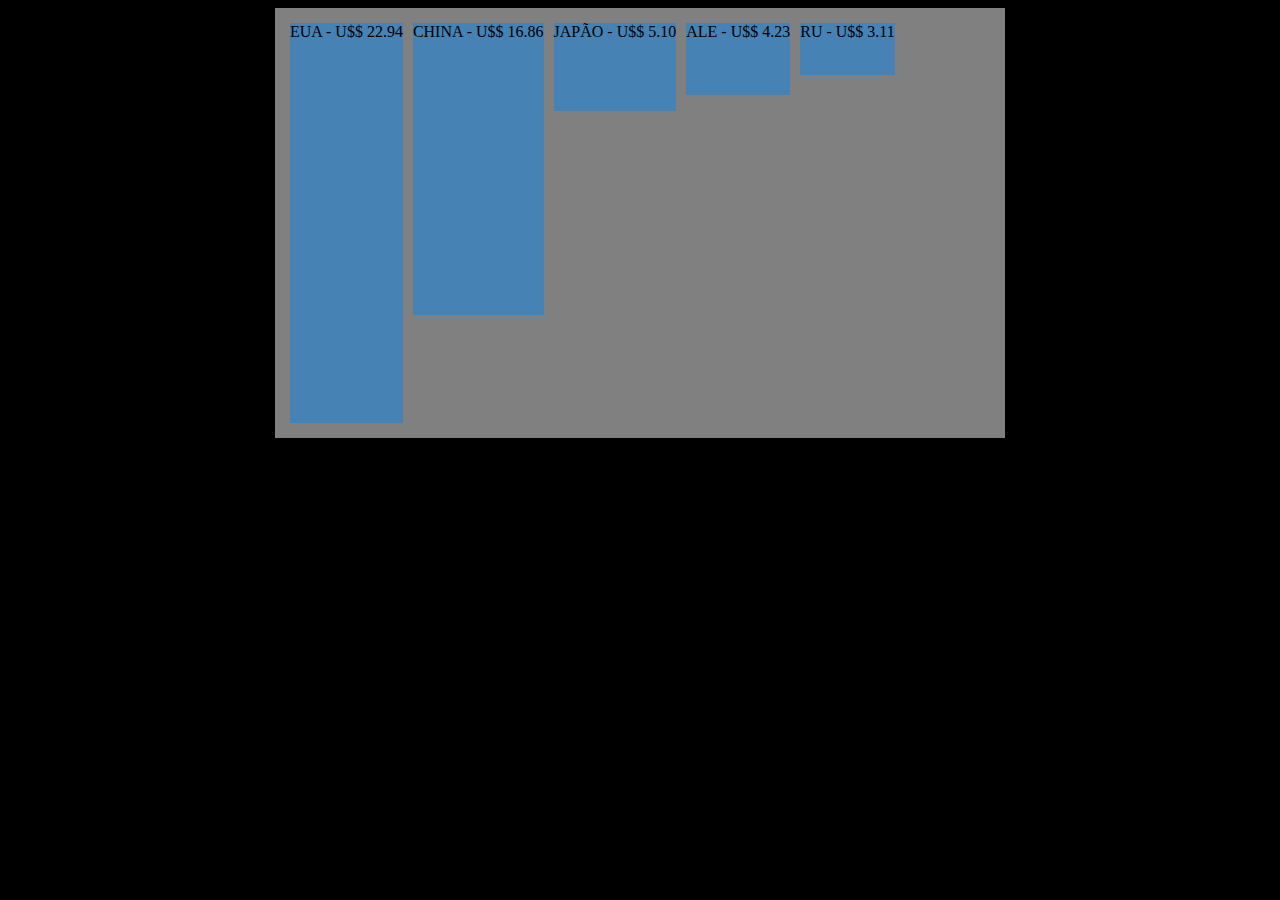
<file: index.html>
<!DOCTYPE html>
<html lang="en">
<head>
    <meta charset="UTF-8">
    <meta http-equiv="X-UA-Compatible" content="IE=edge">
    <meta name="viewport" content="width=device-width, initial-scale=1.0">
    <title>Document</title>
    <link rel="stylesheet" href="style.css">
</head>
<body>
  <div id = "container">
     <div class = 'barras eua'> EUA - U$$ 22.94</div>
     <div class = 'barras china'> CHINA - U$$ 16.86</div>
     <div class = 'barras japao'> JAPÃO - U$$ 5.10</div>
     <div class = 'barras alem'> ALE - U$$ 4.23</div>
     <div class = 'barras reino-unido'> RU - U$$ 3.11</div>
  </div>  
</body>  
</html>
</file>
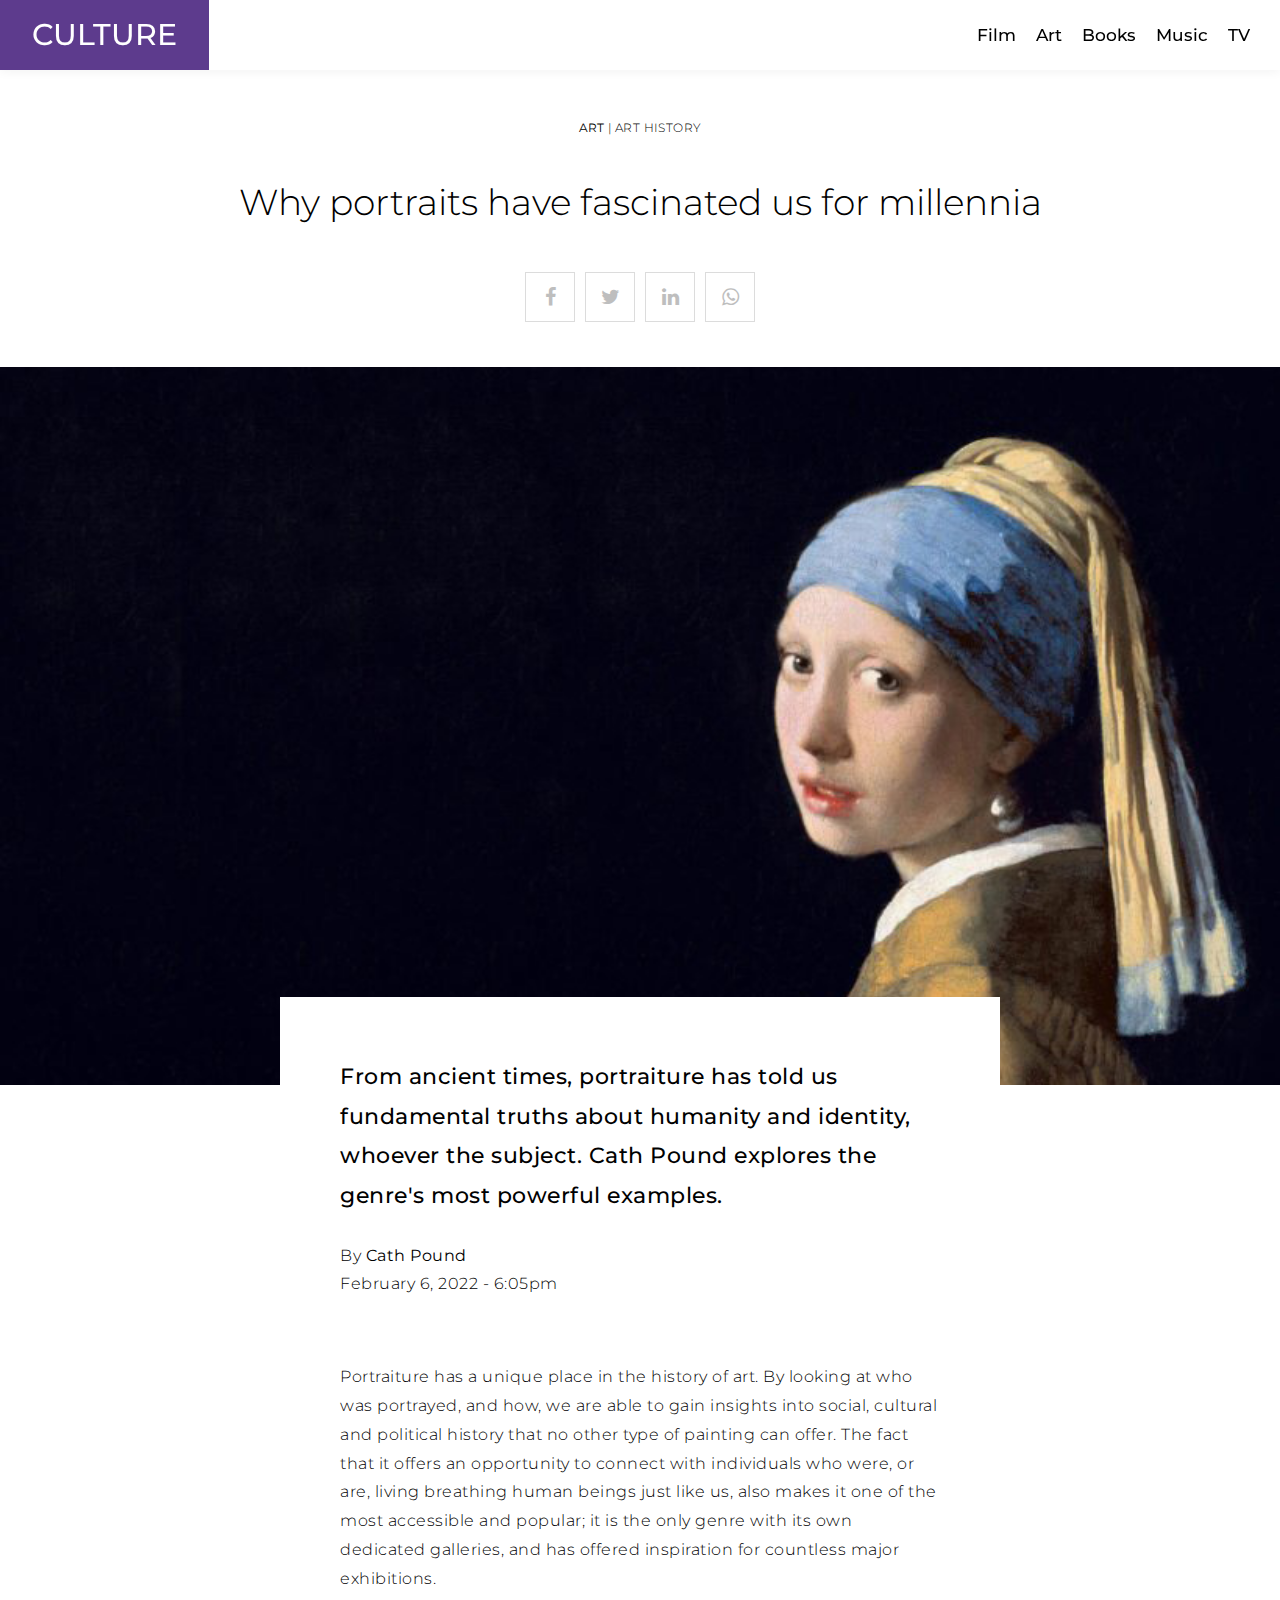
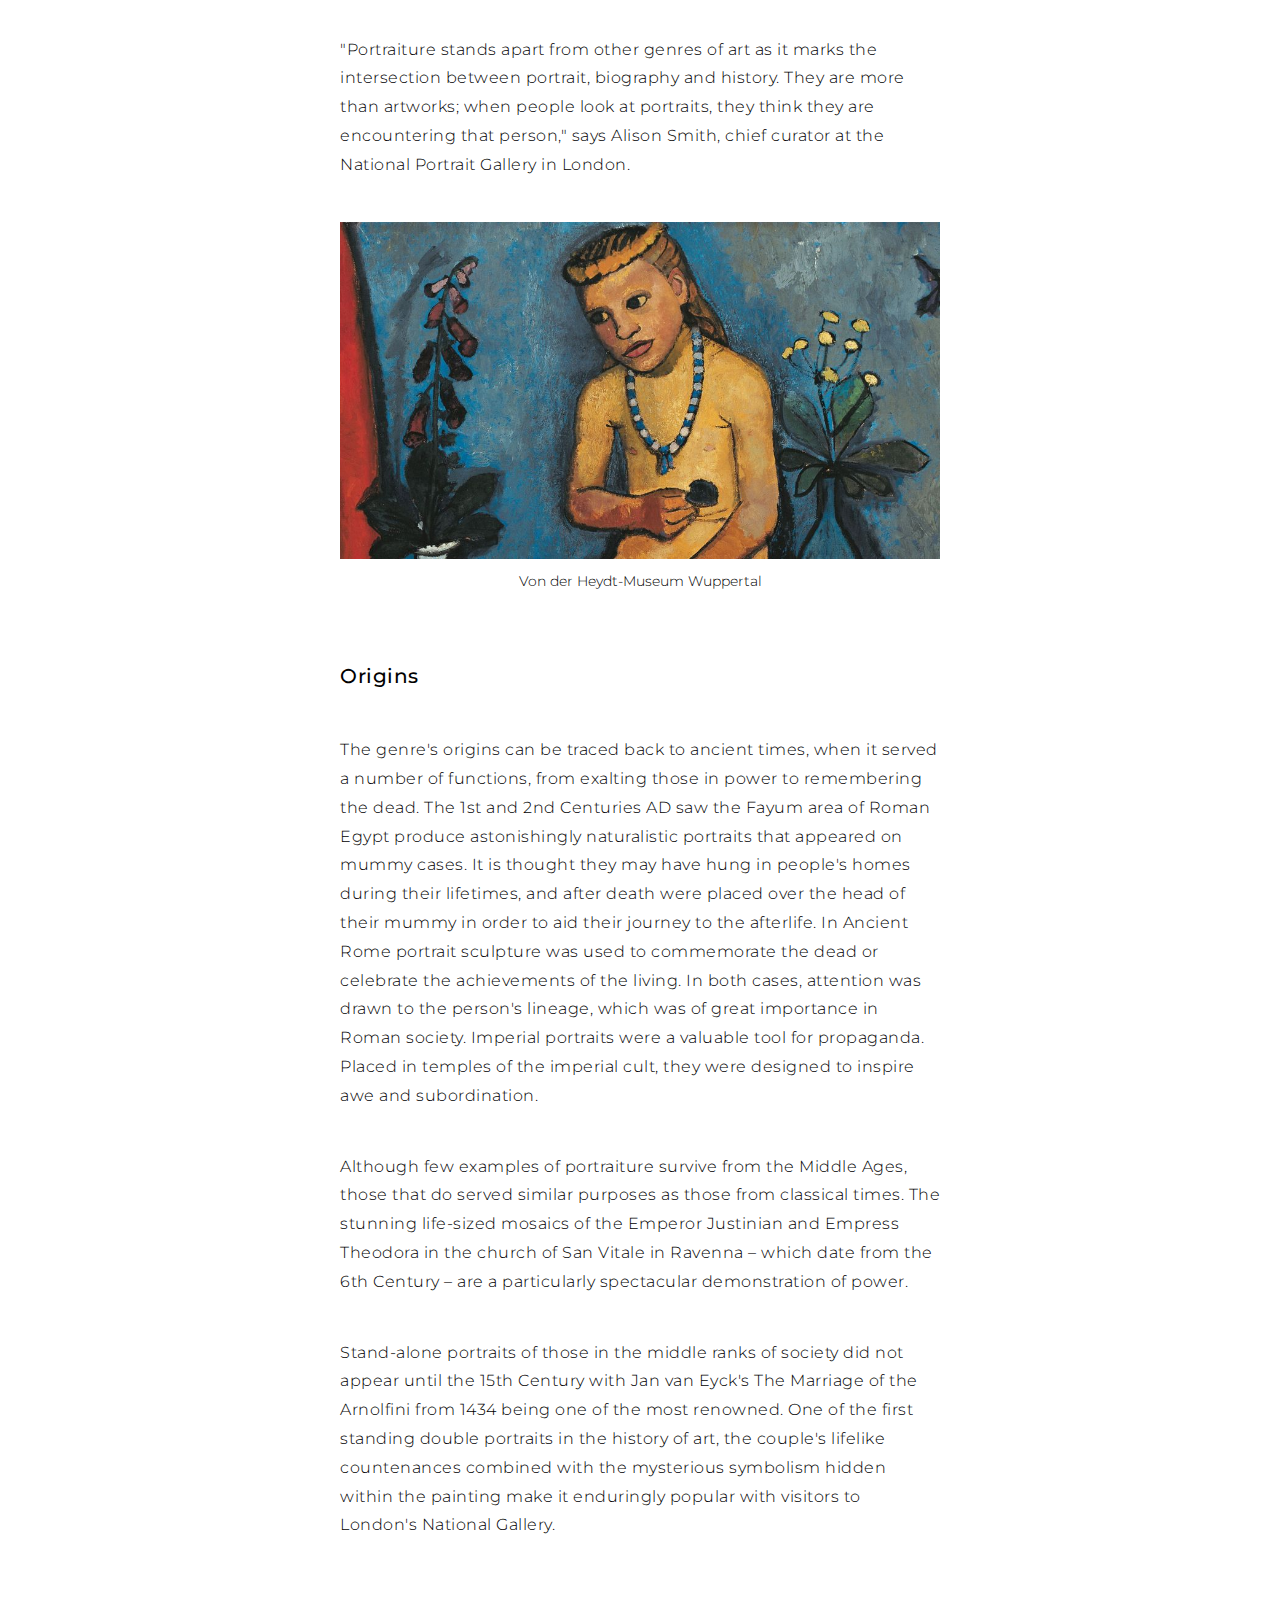
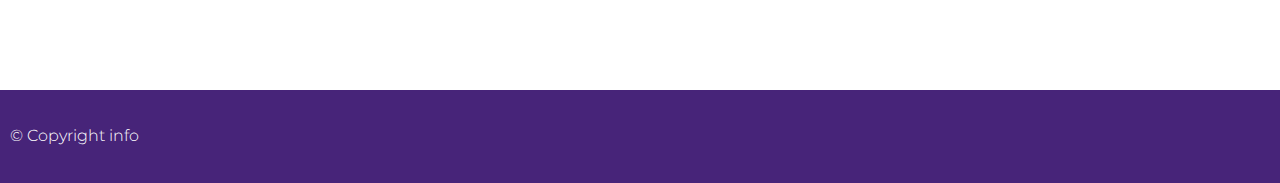
<file: ex_02/index.html>
<!DOCTYPE html>
<html>

<head>
    <title>Artigo - Exercício Aula 2</title>
    <meta charset="utf-8" />
    <meta name="viewport" content="width=device-width, initial-scale=1.0">
    <link rel="stylesheet" href="main.css" />
    <!-- FontAwesome icon library -->
    <link rel="stylesheet" href="https://cdnjs.cloudflare.com/ajax/libs/font-awesome/4.7.0/css/font-awesome.min.css">
</head>

<body>
    <main class="main">
        <header class="top">
            <nav class="top-nav">
                <a class="top-brand" href="index.html" title="Home">Culture</a>
                <div class="top-links">
                    <div>Film</div>
                    <div>Art</div>
                    <div>Books</div>
                    <div>Music</div>
                    <div>TV</div>
                </div>
            </nav>
        </header>

        <article class="article">
            <div class="article-label"><b>Art</b> | Art History</div>
            <h1 class="article-title">Why portraits have fascinated us for millennia</h1>
            <section class="article-social-icons">
                <a href="#" class="fa fa-facebook"></a>
                <a href="#" class="fa fa-twitter"></a>
                <a href="#" class="fa fa-linkedin"></a>
                <a href="#" class="fa fa-whatsapp"></a>
            </section>
            <img src="assets/girl-with-a-pearl-earing-by-vermeer.jpg" class="img-opening" />
            <section class="article-body">
                <p class="lead">From ancient times, portraiture has told us fundamental truths about humanity and identity, whoever the subject. Cath Pound explores the genre's most powerful examples.</p>
                <p class="author">By <strong>Cath Pound</strong><br/><time datetime="2022-02-06 18:05">February 6, 2022 - 6:05pm</time></p>
                <p>Portraiture has a unique place in the history of art. By looking at who was portrayed, and how, we are able to gain insights into social, cultural and political history that no other type of painting can offer. The fact that it offers
                    an opportunity to connect with individuals who were, or are, living breathing human beings just like us, also makes it one of the most accessible and popular; it is the only genre with its own dedicated galleries, and has offered inspiration
                    for countless major exhibitions.</p>
                <p>"Portraiture stands apart from other genres of art as it marks the intersection between portrait, biography and history. They are more than artworks; when people look at portraits, they think they are encountering that person," says Alison
                    Smith, chief curator at the National Portrait Gallery in London.</p>

                <figure class="img-block small">
                    <img src="assets/portrait-wuppertal.jpg" />
                    <figcaption class="img-caption">Von der Heydt-Museum Wuppertal</div>
                </figure>
                <p class="subheading">Origins</p>
                <p>The genre's origins can be traced back to ancient times, when it served a number of functions, from exalting those in power to remembering the dead. The 1st and 2nd Centuries AD saw the Fayum area of Roman Egypt produce astonishingly naturalistic
                    portraits that appeared on mummy cases. It is thought they may have hung in people's homes during their lifetimes, and after death were placed over the head of their mummy in order to aid their journey to the afterlife. In Ancient
                    Rome portrait sculpture was used to commemorate the dead or celebrate the achievements of the living. In both cases, attention was drawn to the person's lineage, which was of great importance in Roman society. Imperial portraits were
                    a valuable tool for propaganda. Placed in temples of the imperial cult, they were designed to inspire awe and subordination.</p>
                <p>Although few examples of portraiture survive from the Middle Ages, those that do served similar purposes as those from classical times. The stunning life-sized mosaics of the Emperor Justinian and Empress Theodora in the church of San
                    Vitale in Ravenna – which date from the 6th Century – are a particularly spectacular demonstration of power.</p>
                <p>Stand-alone portraits of those in the middle ranks of society did not appear until the 15th Century with Jan van Eyck's The Marriage of the Arnolfini from 1434 being one of the most renowned. One of the first standing double portraits
                    in the history of art, the couple's lifelike countenances combined with the mysterious symbolism hidden within the painting make it enduringly popular with visitors to London's National Gallery.</p>
            </section>
        </article>
        <footer class="bottom">
            <p>© Copyright info</p>
        </footer>
    </main>
</body>

</html>
</file>
<file: style.css>
body{
  background-color: #000;
}

div{
  backgroung-color: #555;
  margin-bottom: 5px;
}

#container{
  background-color: grey;
  width: 700px;
  height: 400px;
  margin: auto; 
  padding: 15px;
  display: flex;
}

.barras{
  background-color: steelblue;
  margin-right: 10px
}

.barras.eua{
  height: 100%
}

.barras.china{
  height: 73%
}

.barras.japao{
  height: 22%
}

.barras.alem{
  height: 18%
}

.barras.reino-unido{
  height: 13%
}
</file>
<file: ex_02/main.css>
/***********************
** EXERCÍCIO - AULA 2 **

1. (iniciar em sala) O arquivo html foi escrito sem preocupação com a semântica das tags, o que prejudica a acessibilidade e a distribuição da página. Observem as tags de cada elemento da página, e substituam as divs pelos elementos que identifiquem o tipo de conteúdo. Para isso, consultem a página: https://developer.mozilla.org/en-US/docs/Web/HTML/Element 
2. (continuar em casa) Existem alguns erros de sintaxe propositais no arquivo css. Encontre os erros que causaram os comportamentos a seguir, e corrija o css para obter o resultado esperado. O objetivo não é criar classes de css, mas corrigir pequenos defeitos na sintaxe das classes já existentes no css. Vejam as imagens na pasta "referencias" (os itens referentes a mouse-over não aparecem entre as diferenças)
2a. Os ícones de redes sociais deveriam ter um destaque ao passar o mouse sobre eles, ficando um pouco mais escuros
2b. A fonte da linha-fina ("From ancient times...") deveria ter um peso um pouco maior
2c. O subtítulo "Origins" deveria ter fonte maior e com mais peso
2d. O bloco de imagem deveria ter a largura da coluna de texto, e a legenda da imagem, um tamanho menor
2e. No cabeçalho, o logo "Culture" deveria mudar levemente de cor ao passar o mouse sobre o item

Salvem o projeto em um reposítório pessoal e enviem ao Github. No Blackboard, enviem o link para o repositório, juntamente com um parágrafo de auto-avaliação do exercício (houve dificuldades? Tempo necessário foi adequado? Alguma parte requer explicação maior?)

OPCIONAL - SEM ENTREGA
Será postado até sexta-feira um vídeo com a montagem do css dessa página a partir do zero. Acompanhem e reproduzam o código do vídeo para aprender mais sobre folhas de estilo em CSS.
***********************/

@import url('https://fonts.googleapis.com/css2?family=Montserrat:wght@300;500;700&display=swap');
/*Definicao das variaveis que eu vou usar toda hora*/
:root {
    --theme-color: #472479;
    --text-color: #000;
    --font-weight-lead: 500;
    --main-column-max: 1280px;
    --article-column-max: 720px;
}

html,
body {
    font-family: 'Montserrat', Helvetica, Arial, sans-serif;
    font-size: 10px;
    font-weight: 300;
    line-height: 1.8;
    width: 100%;
    height: 100%;
    margin: 0;
}

* {
    box-sizing: border-box;
}

p {
    font-size: 1.6rem;
    padding: 0 6rem;
    display: block;
    width: 100%;
}

a {
    text-decoration: none;
    color: var(--theme-color);
}

.top {
    width: 100%;
    margin: 0 auto;
    display: flex;
    flex-direction: row;
    justify-content: center;
    position: fixed;
    background-color: #fff;
    box-shadow: 0 2px 10px rgba(0, 0, 0, 0.05);
    font-size: 1.7rem;
    z-index: 10;
}

.top-nav {
    width: 100%;
    max-width: var(--main-column-max);
    display: flex;
    flex-direction: row;
    justify-self: flex-end;
    justify-content: flex-start;
}

.top-brand {
    background-color: #472479;
    font-size: 3rem;
    line-height: 3rem;
    text-transform: uppercase;
    text-decoration: none;
    font-weight: 500;
    color: #fff;
    padding: 2rem 3.2rem;
}

/*Pseudo element hover dentro da classe top-brand*/
/*Remover espaço*/
.top-brand:hover {
    background-color: #5d3b8d;
}

.top-links {
    margin-left: auto;
    align-self: center;
    display: flex;
    flex-direction: row;
    padding: 0 2rem;
}

.top-links div {
    padding: 10px;
    font-weight: 500;
}

.main {
    width: 100%;
    height: 100%;
    display: flex;
    flex-direction: column;
    justify-content: flex-start;
    margin: 0;
}

.article {
    margin: 12rem 0 10rem 0;
}

/*
O mesmo estilo p 04 classes diferentes
Estilo do container
*/
.article-label,
.article-title,
.article-author,
.article-social-icons {
    max-width: var(--main-column-max);
    font-weight: 300;
    line-height: 1.4;
    text-align: center;
    margin: 0 auto 4rem auto;
    padding: 0 2rem;
}

.article-title {
    font-size: 3.6rem;
}

.article-label {
    font-size: 1.2rem;
    text-transform: uppercase;
    letter-spacing: 0.04rem;
}

.article-social-icons {
    display: flex;
    justify-content: center;
}

/* Itens 'a' dentro do elemento '.article-social-icons' */
/* Propriedades de estilo como serão visualizados no estado natural */
.article-social-icons a {
    font-size: 2rem;
    width: 5rem;
    height: 5rem;
    text-decoration: none;
    color: rgba(190, 190, 190, 1);
    border: 1px solid rgba(220, 220, 220, 1);
    display: inline-flex;
    justify-content: center;
    align-items: center;
    margin: 0.5rem;
}

/*'hover' não é uma classe. Eh um estado.*/
/*Usamos ':'*/
.article-social-icons a:hover {
    font-size: 2rem;
    text-decoration: none;
    color: rgba(150, 150, 150, 1);
    background-color: rgba(240, 240, 240, 0.5);
    border: 1px solid rgba(150, 150, 150, 1);
}

img.img-opening {
    display: block;
    width: 100%;
    height: auto;
    margin: 0 auto -16rem auto;
    z-index: 0;
}

.img-block {
    display: block;
    width: 100%;
    max-width: var(--article-column-max);
    height: auto;
    margin: 3.2rem auto;
    padding: 0 6rem;
}

/*'small' não é 'id'.*/
/*'small' é uma segunda classe*/
.img-block.small img {
    display: block;
    width: 100%;
    height: auto;
    margin: 0;
}

.img-block.small .img-caption {
    display: block;
    width: 100%;
    height: auto;
    margin: 1rem 0 0 0;
    font-size: 1.4rem;
    text-align: center;
}

.article-body {
    max-width: var(--main-column-max);
    margin: 4rem auto;
    display: flex;
    flex-direction: column;
    font-size: 1.8rem;
    z-index: 1;
}

.article-body p {
    max-width: var(--article-column-max);
    margin: 3.2rem auto 1rem auto;
    font-weight: 300;
    font-size: 1.6rem;
    letter-spacing: 0.05rem;
    padding: 0 6rem;
}

/*'p' com a classe 'lead' dentro de um elemento com a classe article-body*/
/*A linha fina fica mais negrito corrigindo p o nome da variavel correta*/
.article-body p.lead {
    font-size: 2.2rem;
    font-weight: var(--font-weight-lead);
    color: var(--font-color);
    background-color: #fff;
    padding: 6rem 6rem 1.6rem 6rem;
}

.article-body p.author {
    text-align: left;
    font-weight: 300;
    padding: 0 6rem;
    margin: 0 auto 3.2rem auto;
}

/*Sendo mais específico*/
/*p com classe subheading dentro de um elemento com a classe article-body*/
.article-body p.subheading {
    font-weight: 500;
    font-size: 2rem;
}

.side-info {
    margin: 3.2rem 0 -3.2rem auto;
    float: right;
    width: 100%;
    max-width: 280px;
    height: 0;
    overflow: visible;
    background: #fff;
}

.side-info .item {
    margin: 1.6rem 0;
    font-size: 1.4rem;
    font-weight: 500;
}

.side-info .item a {
    color: var(--theme-color);
}

.bottom {
    padding: 3.2rem 0;
    background: var(--theme-color);
    color: #fff;
}

.bottom p {
    max-width: var(--main-column-max);
    margin: 0 auto;
    padding: 0 1rem;
}
</file>
